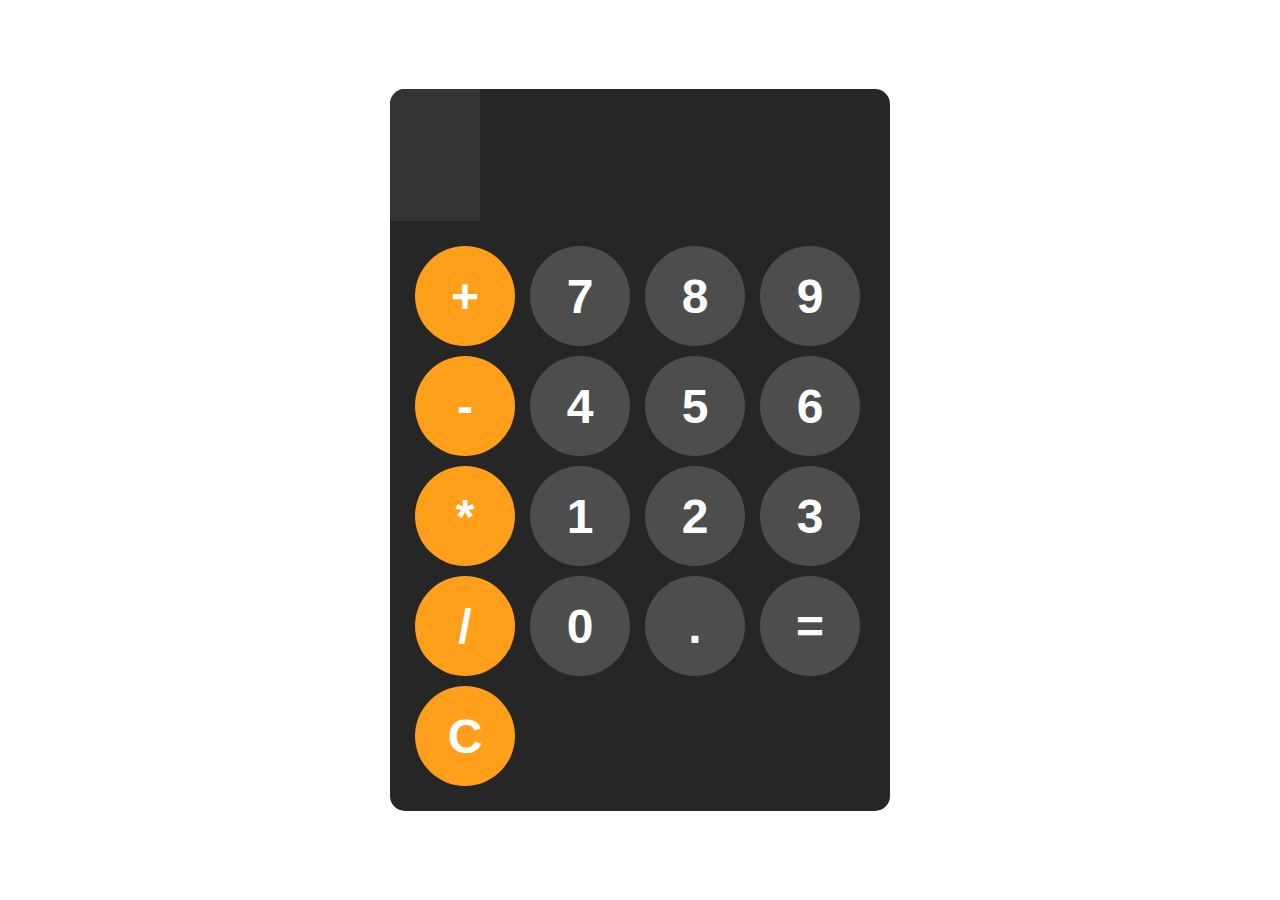
<file: index.html>
<!DOCTYPE html>
<html lang="en">
<head>
    <meta charset="UTF-8">
    <meta name="viewport" content="width=device-width, initial-scale=1.0">
    <title>Document</title>
    <link rel="stylesheet" href="styles.css">
</head>
<body>
    
    <div id="calculator">
        <input id="display" readonly>
        <div id="keys">
            <button onclick="appendToDisplay('+')" class="operator-btn">+</button>
            <button onclick="appendToDisplay('7')">7</button>
            <button onclick="appendToDisplay('8')">8</button>
            <button onclick="appendToDisplay('9')">9</button>
            <button onclick="appendToDisplay('-')" class="operator-btn">-</button>
            <button onclick="appendToDisplay('4')">4</button>
            <button onclick="appendToDisplay('5')">5</button>
            <button onclick="appendToDisplay('6')">6</button>
            <button onclick="appendToDisplay('*')" class="operator-btn">*</button>
            <button onclick="appendToDisplay('1')">1</button>
            <button onclick="appendToDisplay('2')">2</button>
            <button onclick="appendToDisplay('3')">3</button>
            <button onclick="appendToDisplay('/')" class="operator-btn">/</button>
            <button onclick="appendToDisplay('0')">0</button>
            <button onclick="appendToDisplay('.')">.</button>
            <button onclick="calculate()">=</button>
            <button onclick="clearDisplay()" class="operator-btn">C</button>
        </div>
    </div>
    
    <script src="index.js"></script>
</body>
</html>
</file>
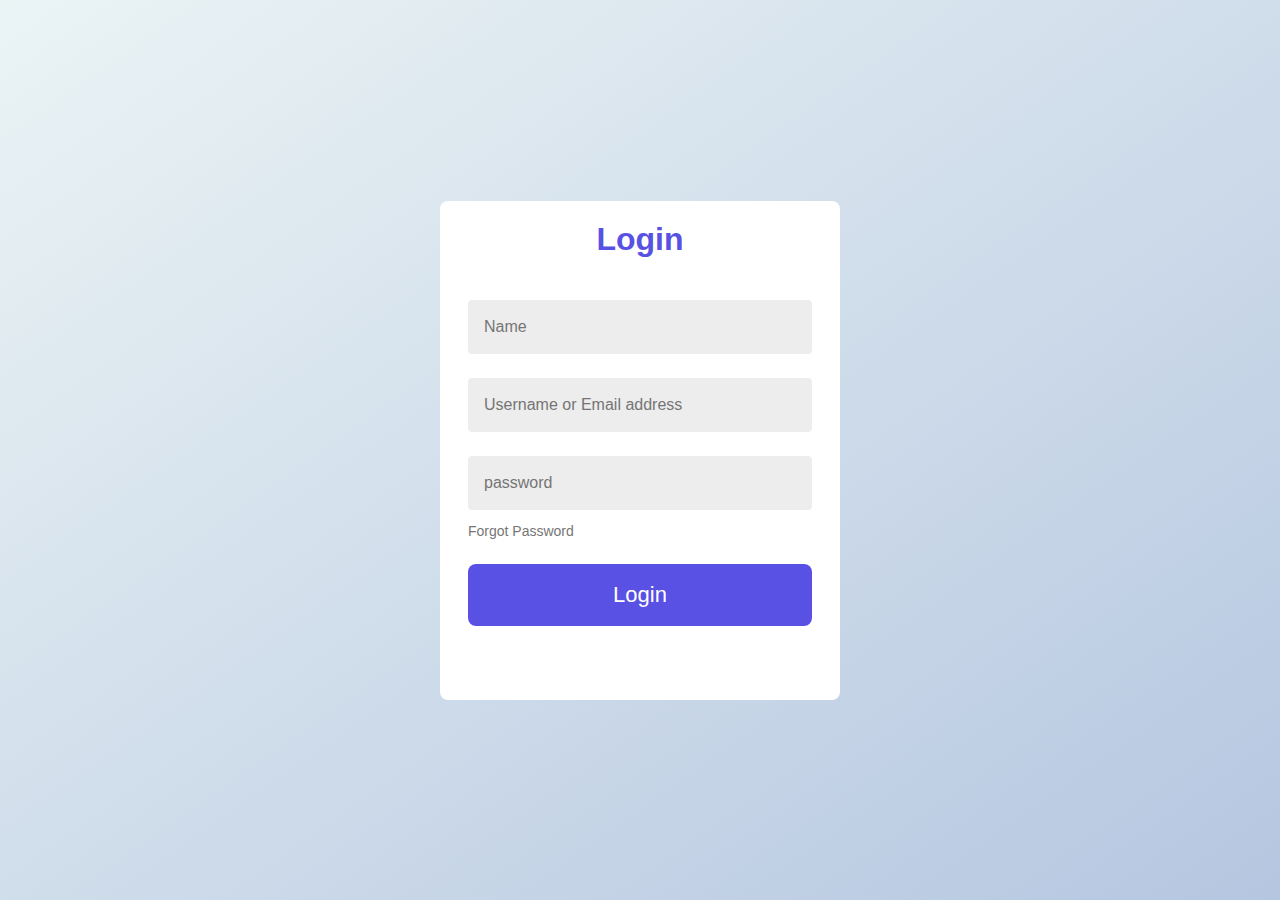
<file: Modern Login singpnpu Form/index.html>
<!DOCTYPE html>
<html lang="en">
<head>
    <meta charset="UTF-8">
    <meta name="viewport" content="width=device-width, initial-scale=1.0">
    <title>Modern Login/signup Form</title>
    <link rel="stylesheet" href="style.css">
</head>
<body>
    <div class="container">
        <div class="form-box">
            <header>
                <h1>Login</h1>
            </header>
            <form action="">
                <input type="text"
                placeholder="Name">
                <input type="email"
                placeholder="Username or Email address">

                <input type="password"
                placeholder="password">
                <a href="">Forgot Password</a>
                <input type="button" value= "Login">
            </form>
        </div>
    </div>
    
    
</body>
</html>
</file>
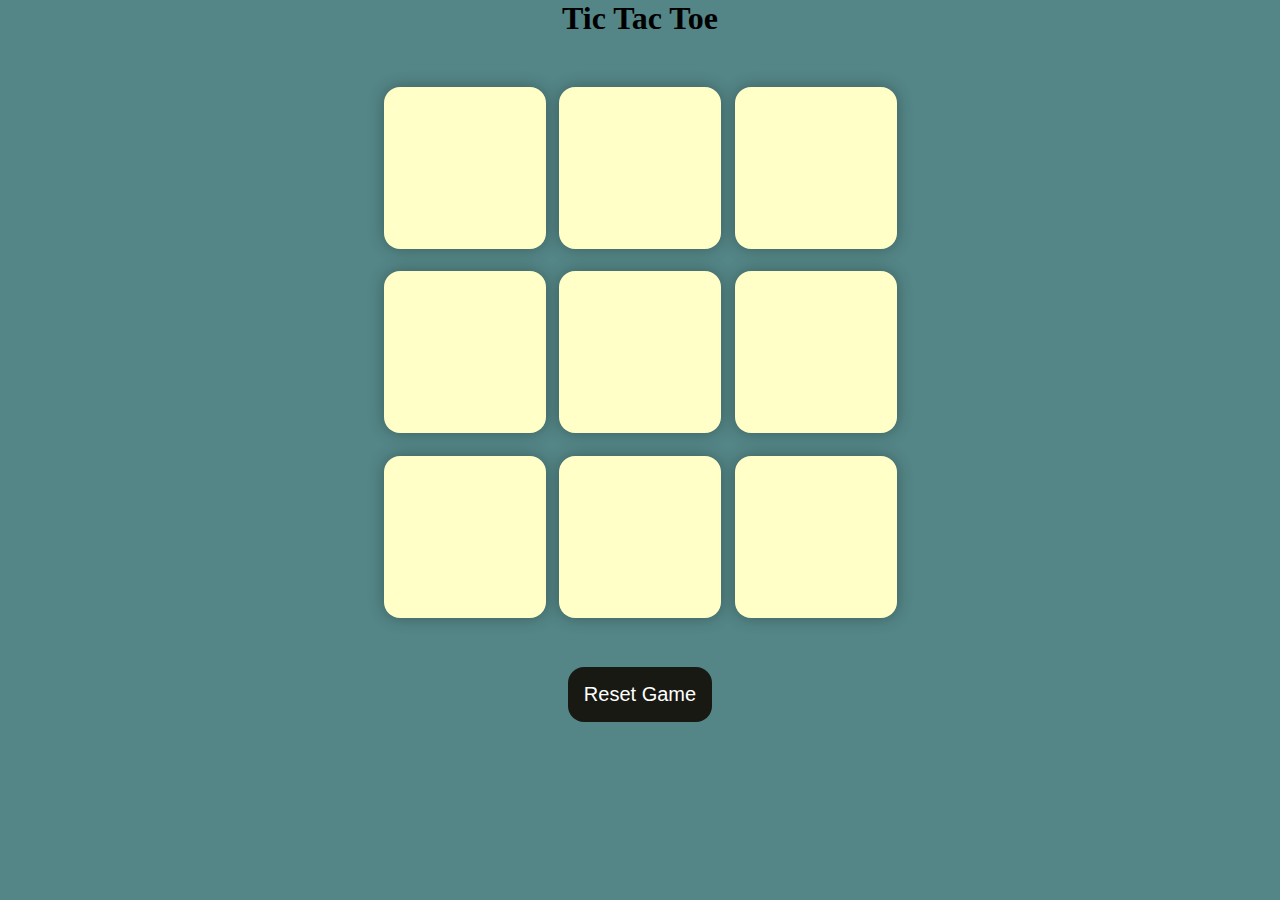
<file: Tic Tac Toe Game/index.html>
<!DOCTYPE html>
<html lang="en">
<head>
    <meta charset="UTF-8">
    <meta name="viewport" content="width=device-width, initial-scale=1.0">
    <title>Tic-Tac Toe Game</title>
    <link rel="stylesheet" href="style.css">
    
</head>
<body>
    <div class="msg-container hide">
      <p id="msg"> Winner</p>
      <button id="new-btn">New Game</button>
    </div>
    <main>
        <h1>Tic Tac Toe </h1>
        <div class="container">
        <div class="game">
            <button class="box"></button>
            <button class="box"></button>
            <button class="box"></button>
            <button class="box"></button>
            <button class="box"></button>
            <button class="box"></button>
            <button class="box"></button>
            <button class="box"></button>
            <button class="box"></button>
        </div>
     </div>
     <button id="reset-btn">Reset Game</button>
    </main>
    <script src="app.js"></script>
 </body>
</html>
</file>
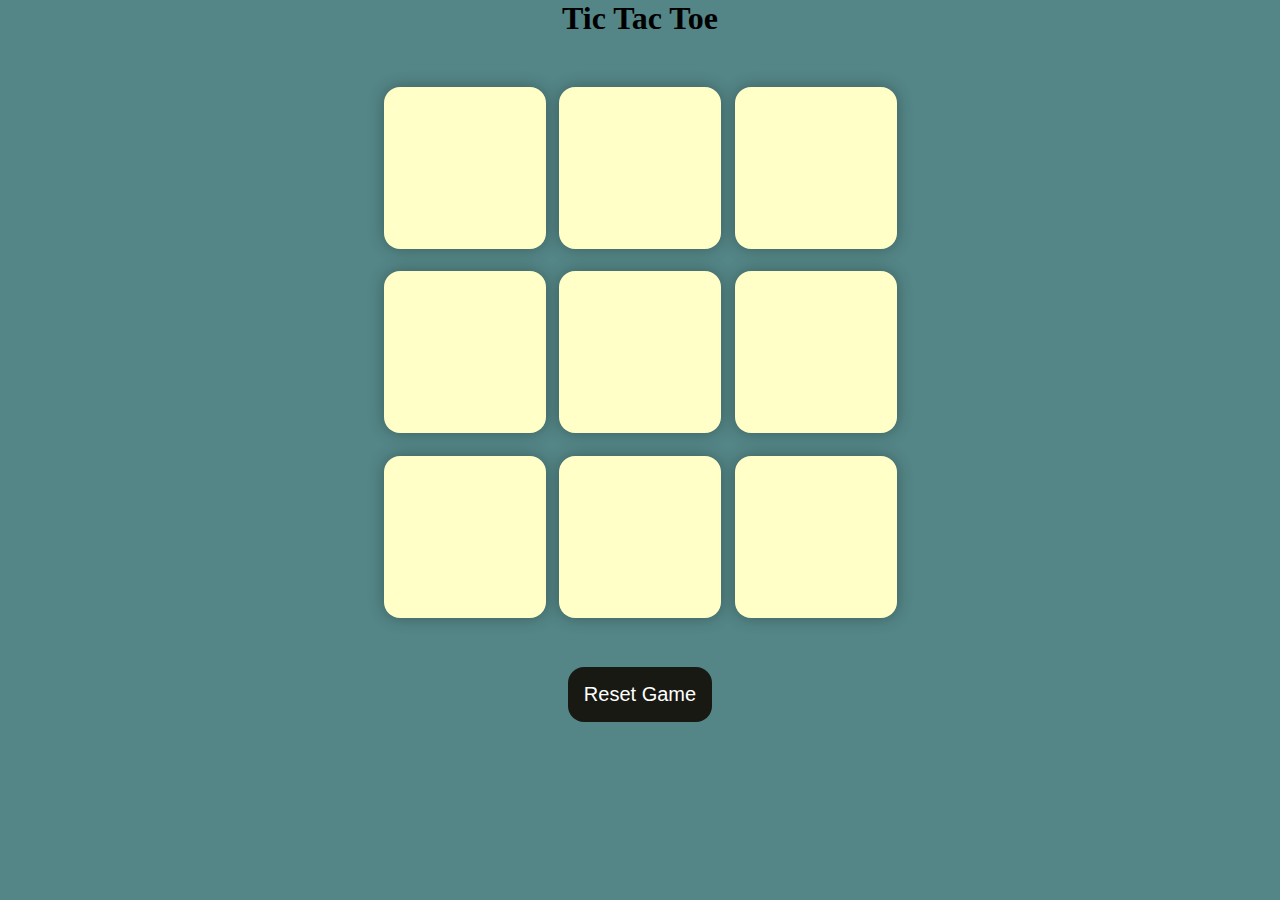
<file: calculoter.html>
<!DOCTYPE html>
<html lang="en">
<head>
    <meta charset="UTF-8">
    <meta name="viewport" content="width=device-width, initial-scale=1.0">
    <title>Tic-Tac Toe Game</title>
    <link rel="stylesheet" href="style.css">
    
</head>
<body>
    <div class="msg-container hide">
      <p id="msg"> Winner</p>
      <button id="new-btn">New Game</button>
    </div>
    <main>
        <h1>Tic Tac Toe </h1>
        <div class="container">
        <div class="game">
            <button class="box"></button>
            <button class="box"></button>
            <button class="box"></button>
            <button class="box"></button>
            <button class="box"></button>
            <button class="box"></button>
            <button class="box"></button>
            <button class="box"></button>
            <button class="box"></button>
        </div>
     </div>
     <button id="reset-btn">Reset Game</button>
    </main>
    <script src="app.js"></script>
 </body>
</html>
</file>
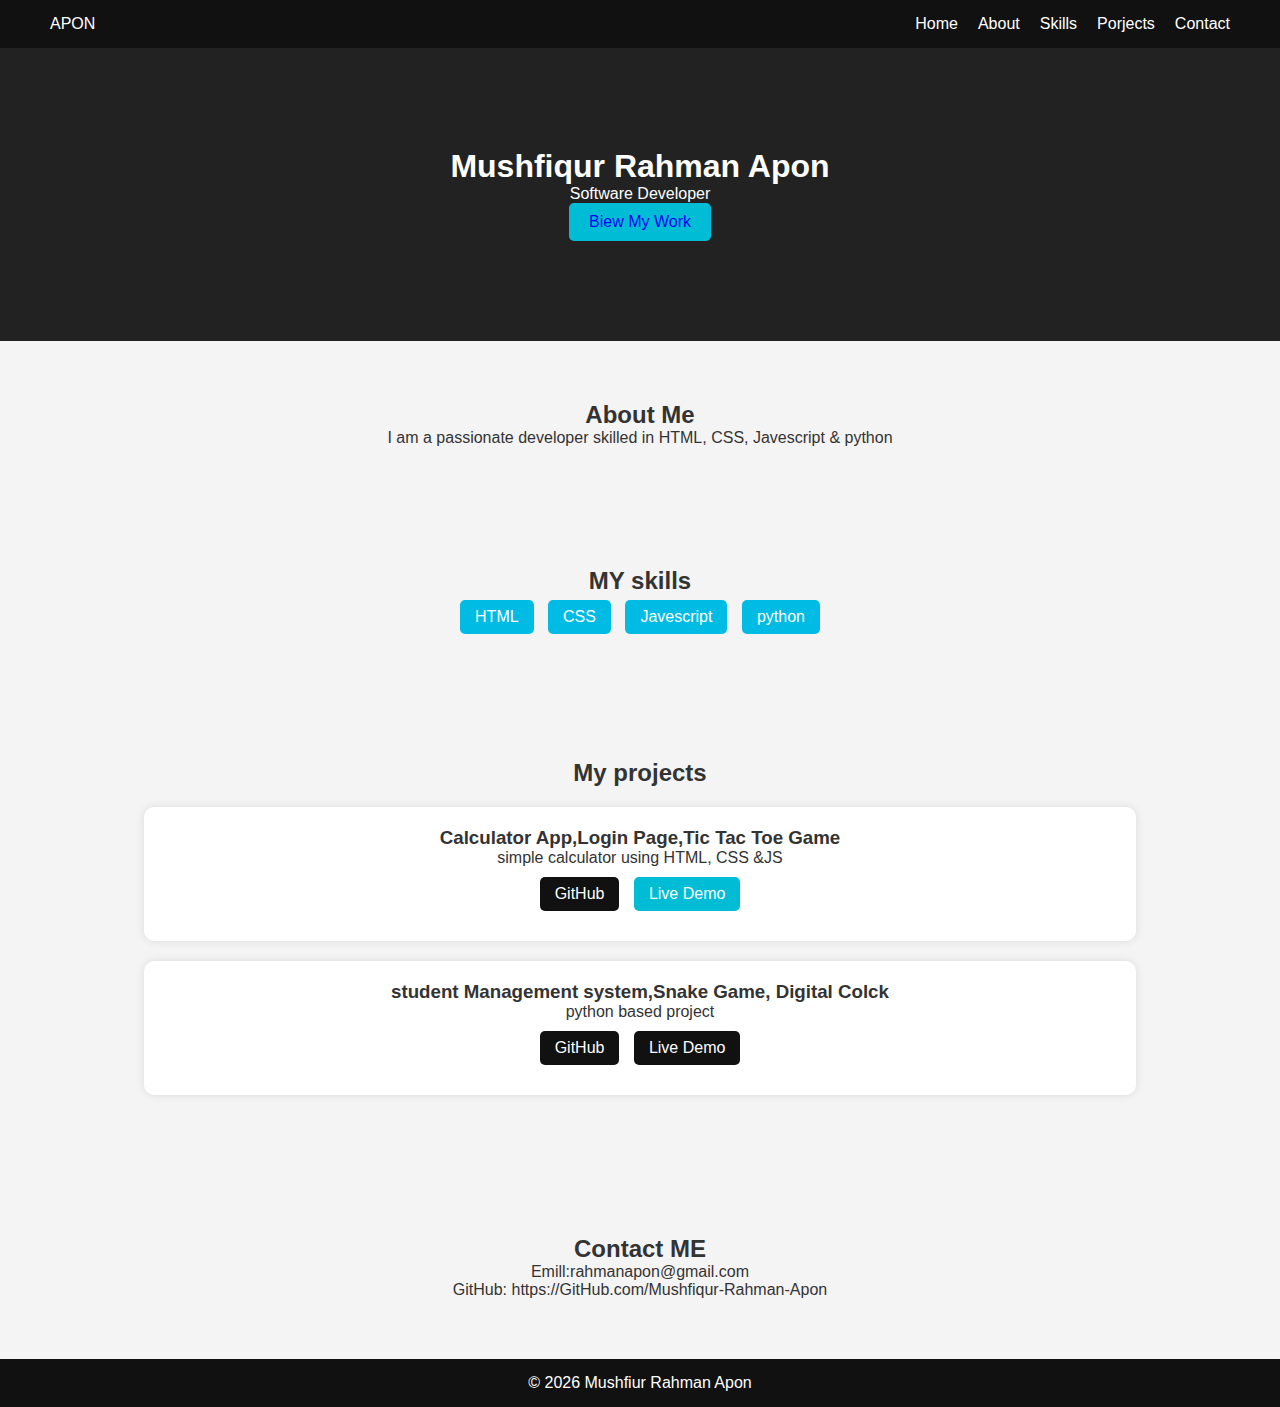
<file: porfoloindex.html>
<!DOCTYPE html>
<html lang="en">
<head>
    <meta charset="UTF-8">
    <meta name="viewport" content="width=device-width, initial-scale=1.0">
    <title>Mushfiqur Rahman Apon</title>
    <link rel="stylesheet" href="portfolostyle.css">
</head>
<body>
    <!--Navbar-->
    <nav>
        <div class="logo"> APON</div>
        <ul>
            <li><a href="#home">Home</a></li>
            <li><a href="#about">About</a></li>
            <li><a href="#skills">Skills</a></li>
            <li><a href="#projects">Porjects</a></li>
            <li><a href="#contact">Contact</a></li>
        </ul>
    </nav>
    <!--Hame-->
    <header id="home">
        <h1>Mushfiqur Rahman Apon</h1>
        <P> Software Developer</P>
        <a href="#projects" class="btn">Biew My Work</a>
    </header>
    <!--About-->
    <section id="about">
        <h2>About Me</h2>
        <p>I am a passionate developer skilled in HTML, CSS, Javescript & python</p>

    </section>
    <!--Skills-->
    <section id="skills">
        <h2>MY skills</h2>
        <div class="skill-box">
            <span>HTML</span>
            <span>CSS</span>
            <span>Javescript</span>
            <span>python</span>
        </div>
    </section>
    <!-- projects -->
     <section id="projects">
        <h2>My projects</h2>
        
       <div class="project-card">
            <h3>Calculator App,Login Page,Tic Tac Toe Game</h3>
            <p>simple calculator using HTML, CSS &JS</p>
            <a href="#" class="btn-small">GitHub</a>
            <a href="#" class="btn-small live">Live Demo</a>
       </div>

       <div class="project-card">
            <h3>student Management system,Snake Game, Digital Colck</h3>
            <p>python based project </p>
            <a href="#" class="btn-small">GitHub</a>
            <a href="#" class=btn-small live > Live Demo</a>
       </div>

    </section>
    
    <!--Contact-->
    <section id="contact">
        <h2>Contact ME</h2>
        <p>Emill:rahmanapon@gmail.com</p>
        <p>GitHub: https://GitHub.com/Mushfiqur-Rahman-Apon</p>
    </section>
    <footer>
        <P>© 2026 Mushfiur Rahman Apon</P>
    </footer>

</body>
</html>
</file>
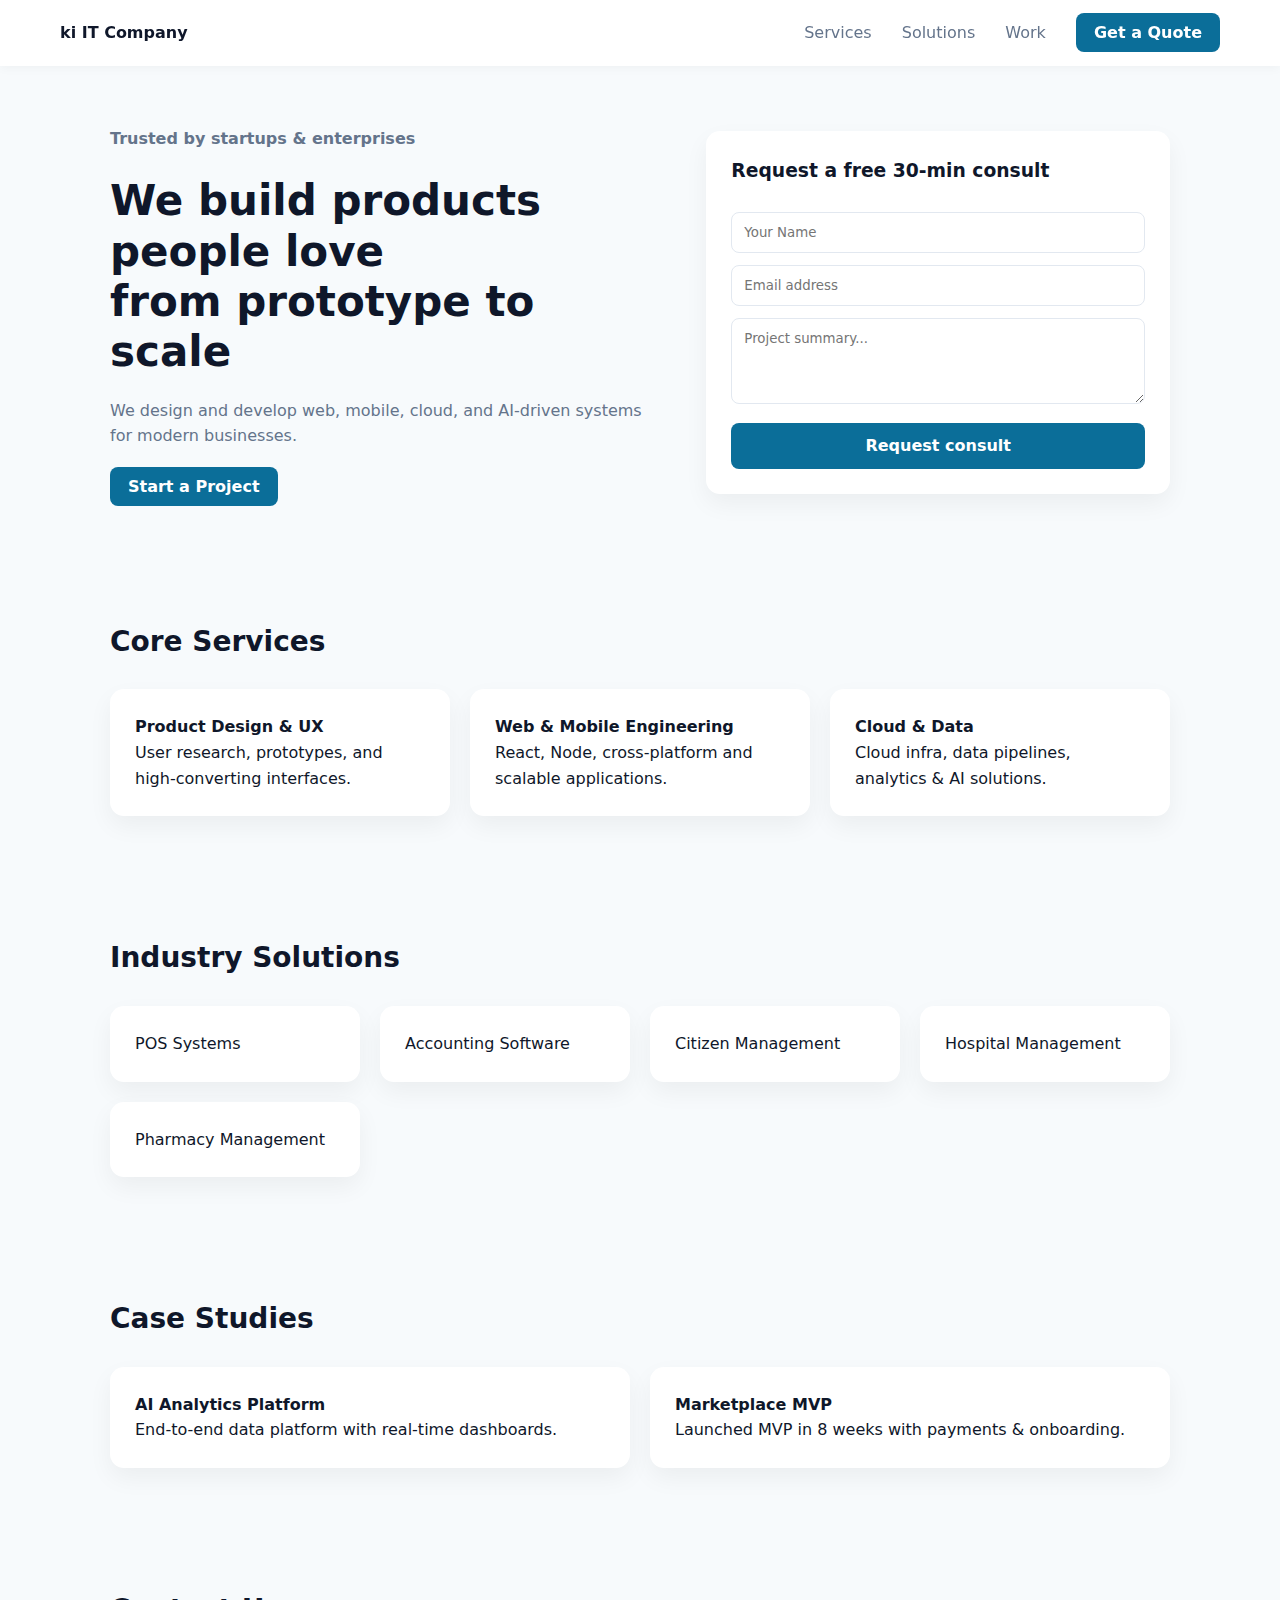
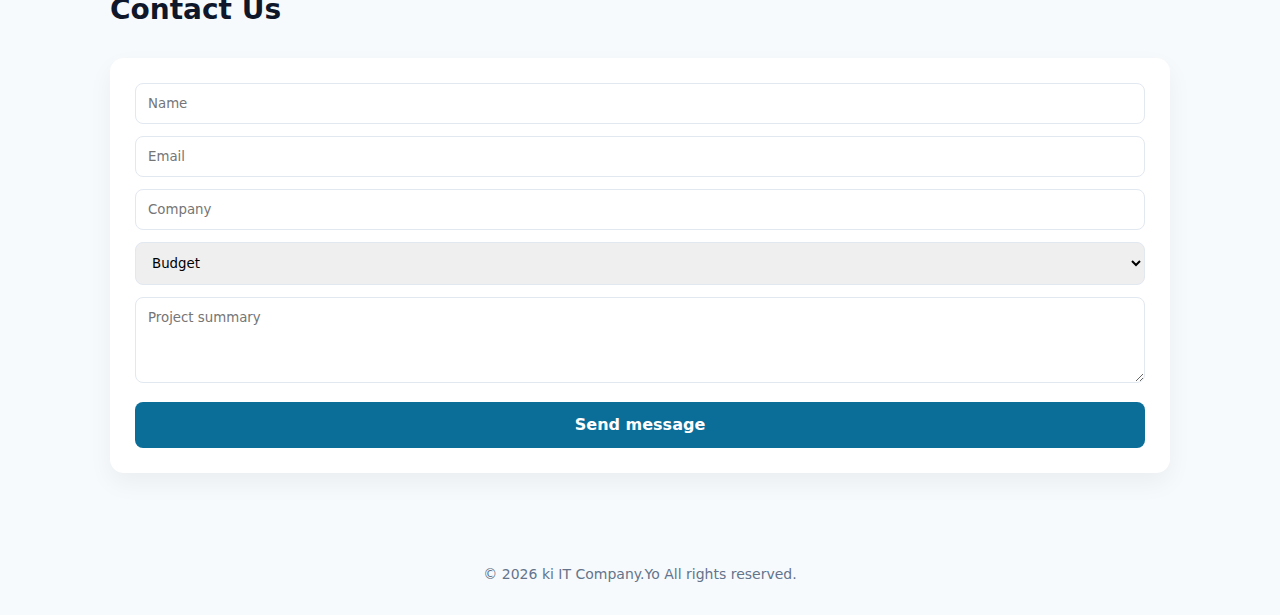
<file: company/kino.html>
<!DOCTYPE html>
<html lang="en">
<head>
  <meta charset="UTF-8" />
  <meta name="viewport" content="width=device-width, initial-scale=1.0"/>
  <title> ki IT Company | Design • Build • Scale</title>

  <style>
    :root {
      --primary: #0b6e99;
      --bg: #f7fafc;
      --text: #0f172a;
      --muted: #64748b;
      --card: #ffffff;
    }

    * {
      margin: 0;
      padding: 0;
      box-sizing: border-box;
      font-family: system-ui, -apple-system, BlinkMacSystemFont, "Segoe UI", sans-serif;
    }

    body {
      background: var(--bg);
      color: var(--text);
      line-height: 1.6;
    }

    header {
      background: white;
      padding: 20px 60px;
      display: flex;
      justify-content: space-between;
      align-items: center;
      box-shadow: 0 2px 10px rgba(0,0,0,0.04);
      position: sticky;
      top: 0;
    }

    nav a {
      margin-left: 25px;
      text-decoration: none;
      color: var(--muted);
      font-weight: 500;
    }

    .btn {
      background: var(--primary);
      color: white;
      padding: 10px 18px;
      border-radius: 8px;
      text-decoration: none;
      font-weight: 600;
    }

    .container {
      max-width: 1100px;
      margin: auto;
      padding: 60px 20px;
    }

    .hero {
      display: grid;
      grid-template-columns: 1.2fr 1fr;
      gap: 40px;
      align-items: center;
    }

    .hero h1 {
      font-size: 42px;
      line-height: 1.2;
      margin-bottom: 20px;
    }

    .hero p {
      color: var(--muted);
      margin-bottom: 25px;
    }

    .card {
      background: var(--card);
      border-radius: 14px;
      padding: 25px;
      box-shadow: 0 10px 25px rgba(0,0,0,0.05);
    }

    .form input, .form textarea, .form select {
      width: 100%;
      padding: 12px;
      margin-bottom: 12px;
      border-radius: 8px;
      border: 1px solid #e2e8f0;
    }

    section h2 {
      margin-bottom: 25px;
      font-size: 28px;
    }

    .grid {
      display: grid;
      grid-template-columns: repeat(auto-fit, minmax(230px, 1fr));
      gap: 20px;
    }

    footer {
      text-align: center;
      padding: 30px;
      color: var(--muted);
      font-size: 14px;
    }

    @media (max-width: 900px) {
      .hero {
        grid-template-columns: 1fr;
      }
      header {
        padding: 20px;
      }
    }
  </style>
</head>

<body>

<header>
  <strong>ki IT Company</strong>
  <nav>
    <a href="#services">Services</a>
    <a href="#solutions">Solutions</a>
    <a href="#work">Work</a>
    <a href="#contact" class="btn">Get a Quote</a>
  </nav>
</header>

<section class="container hero">
  <div>
    <p><strong>Trusted by startups & enterprises</strong></p>
    <h1>We build products people love<br/>from prototype to scale</h1>
    <p>
      We design and develop web, mobile, cloud, and AI-driven systems
      for modern businesses.
    </p>
    <a href="#contact" class="btn">Start a Project</a>
  </div>

  <div class="card form">
    <h3>Request a free 30-min consult</h3><br/>
    <input type="text" placeholder="Your Name"/>
    <input type="email" placeholder="Email address"/>
    <textarea rows="4" placeholder="Project summary..."></textarea>
    <a href="#" class="btn" style="display:block;text-align:center;">Request consult</a>
  </div>
</section>

<section id="services" class="container">
  <h2>Core Services</h2>
  <div class="grid">
    <div class="card">
      <h4>Product Design & UX</h4>
      <p>User research, prototypes, and high-converting interfaces.</p>
    </div>
    <div class="card">
      <h4>Web & Mobile Engineering</h4>
      <p>React, Node, cross-platform and scalable applications.</p>
    </div>
    <div class="card">
      <h4>Cloud & Data</h4>
      <p>Cloud infra, data pipelines, analytics & AI solutions.</p>
    </div>
  </div>
</section>

<section id="solutions" class="container">
  <h2>Industry Solutions</h2>
  <div class="grid">
    <div class="card">POS Systems</div>
    <div class="card">Accounting Software</div>
    <div class="card">Citizen Management</div>
    <div class="card">Hospital Management</div>
    <div class="card">Pharmacy Management</div>
  </div>
</section>

<section id="work" class="container">
  <h2>Case Studies</h2>
  <div class="grid">
    <div class="card">
      <h4>AI Analytics Platform</h4>
      <p>End-to-end data platform with real-time dashboards.</p>
    </div>
    <div class="card">
      <h4>Marketplace MVP</h4>
      <p>Launched MVP in 8 weeks with payments & onboarding.</p>
    </div>
  </div>
</section>

<section id="contact" class="container">
  <h2>Contact Us</h2>
  <div class="card form">
    <input type="text" placeholder="Name"/>
    <input type="email" placeholder="Email"/>
    <input type="text" placeholder="Company"/>
    <select>
      <option>Budget</option>
      <option>$2k – $5k</option>
      <option>$5k – $10k</option>
      <option>$10k+</option>
    </select>
    <textarea rows="4" placeholder="Project summary"></textarea>
    <a href="#" class="btn" style="display:block;text-align:center;">Send message</a>
  </div>
</section>

<footer>
  © 2026 ki IT Company.Yo All rights reserved.
</footer>

</body>
</html>
</file>
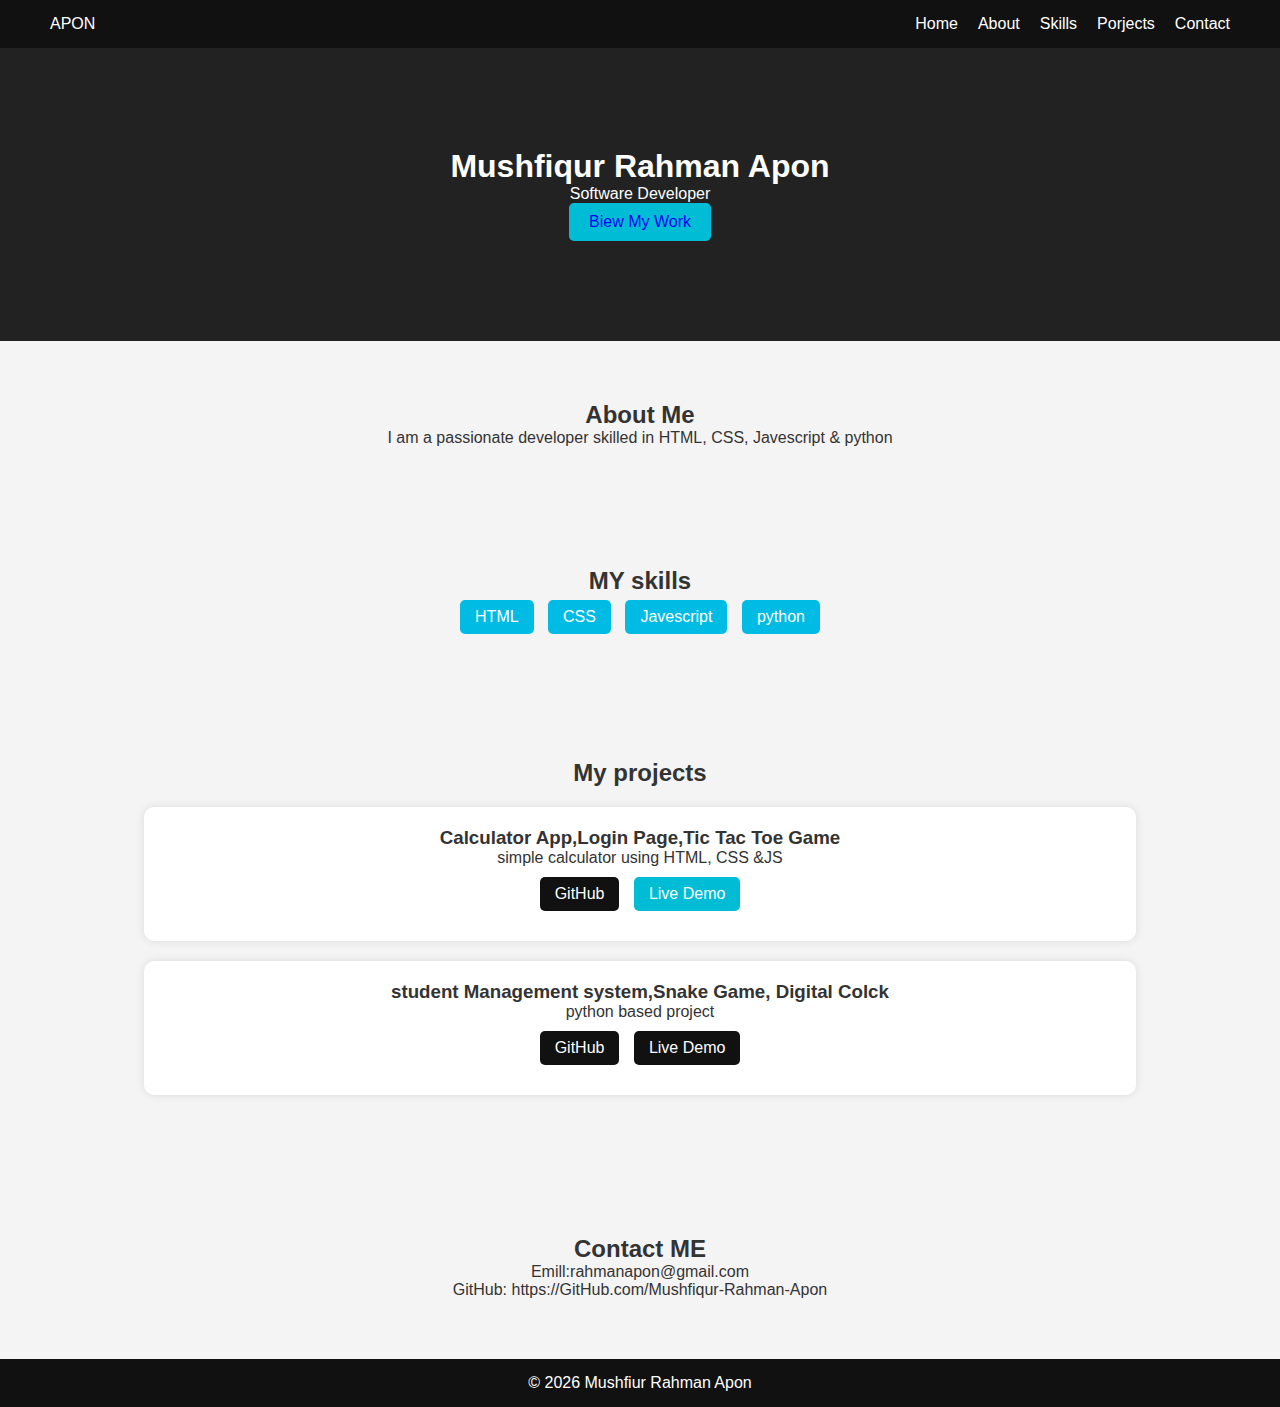
<file: porfolo folder/porfoloindex.html>
<!DOCTYPE html>
<html lang="en">
<head>
    <meta charset="UTF-8">
    <meta name="viewport" content="width=device-width, initial-scale=1.0">
    <title>Mushfiqur Rahman Apon</title>
    <link rel="stylesheet" href="portfolostyle.css">
</head>
<body>
    <!--Navbar-->
    <nav>
        <div class="logo"> APON</div>
        <ul>
            <li><a href="#home">Home</a></li>
            <li><a href="#about">About</a></li>
            <li><a href="#skills">Skills</a></li>
            <li><a href="#projects">Porjects</a></li>
            <li><a href="#contact">Contact</a></li>
        </ul>
    </nav>
    <!--Hame-->
    <header id="home">
        <h1>Mushfiqur Rahman Apon</h1>
        <P> Software Developer</P>
        <a href="#projects" class="btn">Biew My Work</a>
    </header>
    <!--About-->
    <section id="about">
        <h2>About Me</h2>
        <p>I am a passionate developer skilled in HTML, CSS, Javescript & python</p>

    </section>
    <!--Skills-->
    <section id="skills">
        <h2>MY skills</h2>
        <div class="skill-box">
            <span>HTML</span>
            <span>CSS</span>
            <span>Javescript</span>
            <span>python</span>
        </div>
    </section>
    <!-- projects -->
     <section id="projects">
        <h2>My projects</h2>
        
       <div class="project-card">
            <h3>Calculator App,Login Page,Tic Tac Toe Game</h3>
            <p>simple calculator using HTML, CSS &JS</p>
            <a href="#" class="btn-small">GitHub</a>
            <a href="#" class="btn-small live">Live Demo</a>
       </div>

       <div class="project-card">
            <h3>student Management system,Snake Game, Digital Colck</h3>
            <p>python based project </p>
            <a href="#" class="btn-small">GitHub</a>
            <a href="#" class=btn-small live > Live Demo</a>
       </div>

    </section>
    
    <!--Contact-->
    <section id="contact">
        <h2>Contact ME</h2>
        <p>Emill:rahmanapon@gmail.com</p>
        <p>GitHub: https://GitHub.com/Mushfiqur-Rahman-Apon</p>
    </section>
    <footer>
        <P>© 2026 Mushfiur Rahman Apon</P>
    </footer>

</body>
</html>
</file>
<file: styles.css>
body{
    margin: 0;
    display: flex;
    justify-content: center;
    align-items: center;
    height: 100vh;
}
#calculator{
    
    background-color: hsl(0, 0%, 15%);
    border-radius: 15px;
    max-width: 500px;
    overflow: hidden;
    

}
#display{
    width: 10%;
    padding: 20px;
    font-size: 5rem;
    text-align: left;
    border: none;
    background-color: hsl(0, 0%, 20%) ;
    color: white;
}
#keys{
    display: grid;
    grid-template-columns: repeat(4,1fr);
    gap: 10px;
    padding: 25px;

}

button{
    width: 100px;
    height: 100px;
    border-radius: 50px;
    border: none;
    background-color: hsl(0, 0%, 30%);
    color: white;
    font-size: 3rem;
    font-weight: bold;
    cursor: pointer;
}
button:hover{
    background-color: hs1(0, 0%, 40%);
}
button:active{
    background-color:  hs1(0, 0%, 50%);
}
.operator-btn{
    background-color: hsl(35, 100%, 55%);
}
.operator-btn:hover{
    background-color: hsl(35, 100%, 65%);
}
.operator-btn:active{
    background-color: hsl(35, 100%, 75%);
}
</file>
<file: Modern Login singpnpu Form/style.css>
*{
    margin: 0;
    padding: 0;
    box-sizing: border-box;
    font-family: sans-serif;
}

.container{
    width: 100%;
    height: 100vh;
    background: linear-gradient(to right bottom, #ebf4f5, #b5c6e0);   
    display: flex;
    justify-content: center;
    align-items: center; 
}

.form-box{
    width: 50%;
    max-width: 400px;
    background-color: #ffffff;
    border-radius: 8px;
    padding: 20px 28px;
    margin-inline: 20px;

}
.form-box header h1{
    text-align: center;
    color: #5851e3;
}

.form-box form{
    margin-block: 30px;
}

input{
    width:100%;
    padding: 18px 16px;
    border:none;
    outline: none;
    border-radius: 4px;
    background-color: #a3a3a331;
    font-size: 16px;
    margin: 12px 0;
}
a{ 
    text-decoration: none;
    color: #767676;
    font-size: 14px;
}
input[type="button"]{
    margin-block: 24px;
    background-color: #5851e3;
    color: #ffffff;
    font-size: 22px;
    font-weight: 700px;
    border-radius: 8px;
    cursor:pointer;
    transition: 4s;
}

input[type="button"]:haver{
    background-color: #10449a;
}
</file>
<file: Tic Tac Toe Game/style.css>
* {
    margin: 0;
    padding: 0;

}

body {
    background-color: #548687;
    text-align: center;
}

.container {
    height: 70vh;
     display: flex;
    justify-content: center;
    align-items: center;
    
}

.game {
    height: 60vmin;
    width: 60vmin;
    display: flex;
    flex-wrap: wrap;
    justify-content: center;
    align-items: center;
    gap: 1.5vmin;
}
.box{
    height:18vmin;
    width: 18vmin;
    border-radius: 1rem;
    border: none;
    box-shadow:  0 0 1rem rgba(0,0,0,0.3);
    font-size: 8vmin;
    color: #b0413e;
    background-color: #ffffc7;
}

#reset-btn {
    padding:1rem;
    font-size: 1.25rem;
    background-color: #191913;
    color: #fff;
    border-radius: 1rem;
    border: none;
}

#new-btn {
     padding:1rem;
    font-size: 1.25rem;
    background-color: #191913;
    color: #fff;
    border-radius: 1rem;
    border: none;

}

#msg {
    color: #ffffc7;
    font-size: 5vmin;
}

.msg-container {
    height: 20vmin;
}

.hide {
    display: none;
}
</file>
<file: style.css>
* {
    margin: 0;
    padding: 0;

}

body {
    background-color: #548687;
    text-align: center;
}

.container {
    height: 70vh;
     display: flex;
    justify-content: center;
    align-items: center;
    
}

.game {
    height: 60vmin;
    width: 60vmin;
    display: flex;
    flex-wrap: wrap;
    justify-content: center;
    align-items: center;
    gap: 1.5vmin;
}
.box{
    height:18vmin;
    width: 18vmin;
    border-radius: 1rem;
    border: none;
    box-shadow:  0 0 1rem rgba(0,0,0,0.3);
    font-size: 8vmin;
    color: #b0413e;
    background-color: #ffffc7;
}

#reset-btn {
    padding:1rem;
    font-size: 1.25rem;
    background-color: #191913;
    color: #fff;
    border-radius: 1rem;
    border: none;
}

#new-btn {
     padding:1rem;
    font-size: 1.25rem;
    background-color: #191913;
    color: #fff;
    border-radius: 1rem;
    border: none;

}

#msg {
    color: #ffffc7;
    font-size: 5vmin;
}

.msg-container {
    height: 20vmin;
}

.hide {
    display: none;
}
</file>
<file: portfolostyle.css>
*{
    margin:0;
    padding:0;
    box-sizing: border-box;
    font-family: Arial, sans-serif;
}

html{
    scroll-behavior: smooth;
}

body{
    background: #f4f4f4;
    color:#333
}

/* Navbar */
nav{
    background-color: #111;
    color:white;
    display:flex;
    justify-content:space-between;
    align-items: center;
    padding: 15px 50px;
    position: sticky;
    top:0;
}

nav ul{
    list-style: none;
    display:flex;

}
nav ul li{
    margin-left: 20px;
}
nav ul a{
    color: white;
    text-decoration: none;
}
nav ul li a:hover{
    color:#00bcd4;

}
/* Header */
header{
    text-align: center; 
    padding:100px 20px; 
    background: #222;
    color: white

}
.btn{
    display: inline-block;
    margin-top: 20p;
    padding:10px 20px;
    background: #00bcd4;
    text-decoration: none;
    border-radius: 5px;
    
}
/*Section */
section{
    padding:60px 20px;
    text-align: center;
}
.skill-box span{
    display: inline-block; 
    background:#00bce4;
    color:white;
    padding:8px 15px;
     margin:5px;
    border-radius: 5px;  
}
/* Project */
.project-card{
    background: white;
    margin: 20px auto;
    padding: 20px;
    width: 80%;
    border-radius: 10px;
    box-shadow: 0 0 10px rgba(0,0,0,0.1)
    

}

.btn-small{
    display:inline-block; 
    margin: 10px 5px;
    padding: 8px 15px;
    background: #111;
    color: white;
    text-decoration: none;
    border-radius: 5px;


}
.btn-small.live{
    background: #00bcd4;
}

/* Footer */
footer{
    background: #111;
    color: white;
    text-align: center;
    padding: 15px;
}
/* Responsive */
@media(max-width: 768px){
    nav{
        flex-direction: column;
    }
}
</file>
<file: porfolo folder/portfolostyle.css>
*{
    margin:0;
    padding:0;
    box-sizing: border-box;
    font-family: Arial, sans-serif;
}

html{
    scroll-behavior: smooth;
}

body{
    background: #f4f4f4;
    color:#333
}

/* Navbar */
nav{
    background-color: #111;
    color:white;
    display:flex;
    justify-content:space-between;
    align-items: center;
    padding: 15px 50px;
    position: sticky;
    top:0;
}

nav ul{
    list-style: none;
    display:flex;

}
nav ul li{
    margin-left: 20px;
}
nav ul a{
    color: white;
    text-decoration: none;
}
nav ul li a:hover{
    color:#00bcd4;

}
/* Header */
header{
    text-align: center; 
    padding:100px 20px; 
    background: #222;
    color: white

}
.btn{
    display: inline-block;
    margin-top: 20p;
    padding:10px 20px;
    background: #00bcd4;
    text-decoration: none;
    border-radius: 5px;
    
}
/*Section */
section{
    padding:60px 20px;
    text-align: center;
}
.skill-box span{
    display: inline-block; 
    background:#00bce4;
    color:white;
    padding:8px 15px;
     margin:5px;
    border-radius: 5px;  
}
/* Project */
.project-card{
    background: white;
    margin: 20px auto;
    padding: 20px;
    width: 80%;
    border-radius: 10px;
    box-shadow: 0 0 10px rgba(0,0,0,0.1)
    

}

.btn-small{
    display:inline-block; 
    margin: 10px 5px;
    padding: 8px 15px;
    background: #111;
    color: white;
    text-decoration: none;
    border-radius: 5px;


}
.btn-small.live{
    background: #00bcd4;
}

/* Footer */
footer{
    background: #111;
    color: white;
    text-align: center;
    padding: 15px;
}
/* Responsive */
@media(max-width: 768px){
    nav{
        flex-direction: column;
    }
}
</file>
